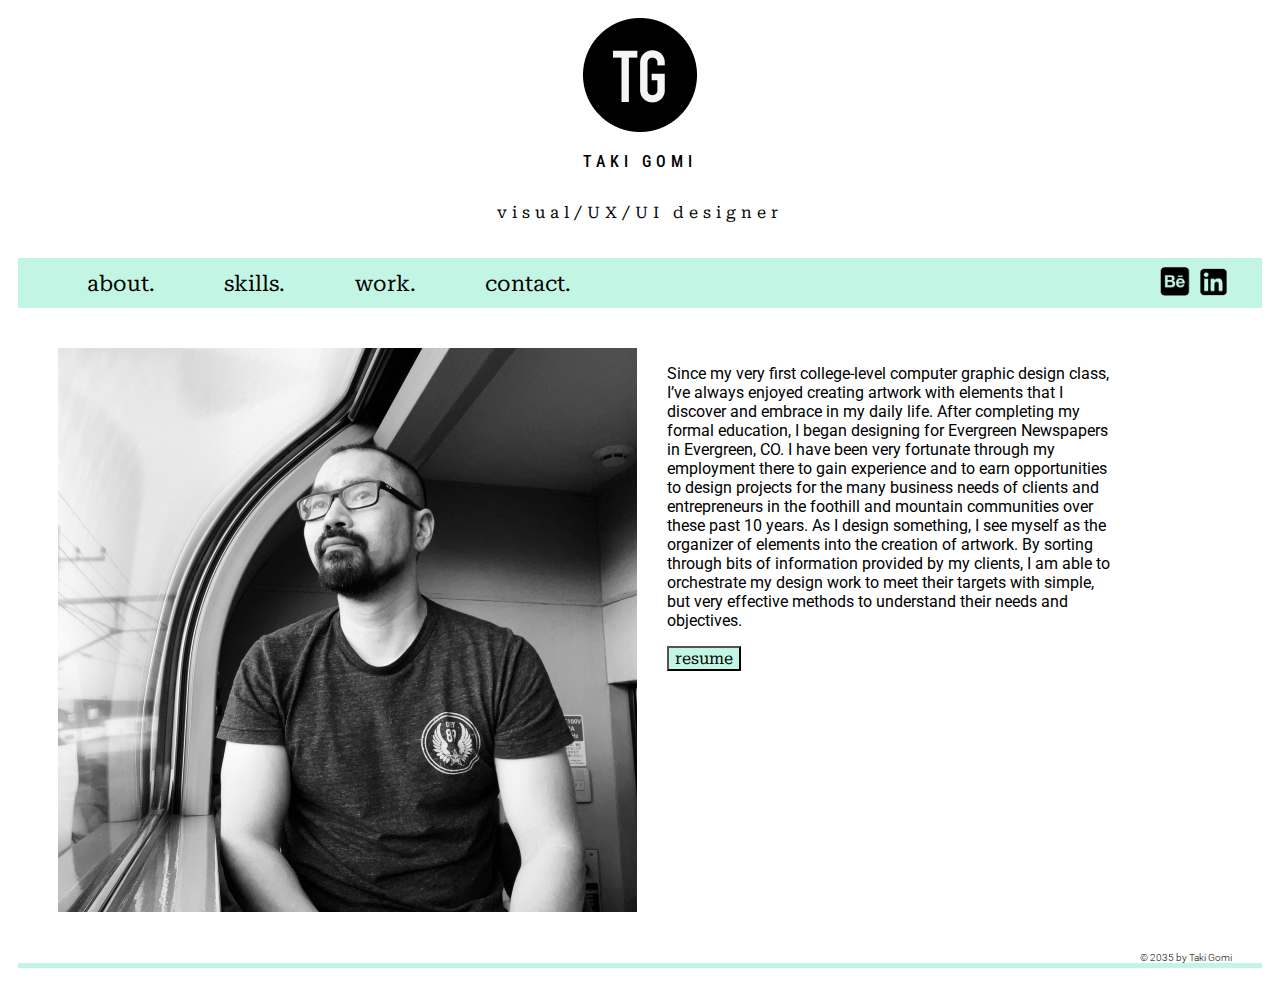
<file: index.html>
<!DOCTYPE html>
<html>
<head>
  <link href="css/style.css" rel="stylesheet" type="text/css">
  <link rel="preconnect" href="https://fonts.googleapis.com">
  <link rel="preconnect" href="https://fonts.gstatic.com" crossorigin>
  <link href="https://fonts.googleapis.com/css2?family=Roboto+Condensed:ital,wght@0,100..900;1,100..900&family=Roboto+Serif:ital,opsz,wght@0,8..144,100..900;1,8..144,100..900&family=Roboto:wght@400;700;900&display=swap" rel="stylesheet">
  <title>Home</title>
</head>
<body>
    <!--Header-->
    <header class="header">
            <div class="logo">
                <a href="index.html">
                <img src="images/logo.png">
                </a>
            </div>    
            <div class="myName">
                <p>TAKI GOMI</p>
                
            </div>
            <div class="myTitle">
                <p>visual/UX/UI designer</p>
            </div>

    
    <!-- Header >> NavTop -->
    <nav class="navigation">
        <div class="navTop">
            <a href="about.html">about.</a>
            <a href="skills.html">skills.</a>
            <a href="work.html">work.</a>
            <a href="contact.html">contact.</a>
            </div>
            <div class="icons">
                <a href="https://www.behance.net/takahitogomi/">
                    <img src="images/be.png" class="behance">
                    </a>
                <a href="https://www.linkedin.com/in/takahito-gomi-63302167/">
                    <img src="images/Linked.png" class="linked">
                    </a>
            </div>
        </div>


    </nav>

    </header>
    
    <!--Main-->
    <section>
        <div class="contentHome">
            <img src="images/me.png">
            <div class="myBio">
                <p class="myInfo">
                Since my very first college-level computer graphic design class, I’ve always enjoyed creating artwork with elements that I discover and embrace in my daily life. After completing my formal education, I began designing for Evergreen Newspapers in Evergreen, CO. I have been very fortunate through my employment there to gain experience and to earn opportunities to design projects for the many business needs of clients and entrepreneurs in the foothill and mountain communities over these past 10 years. 
                As I design something, I see myself as the organizer of elements into the creation of artwork. By sorting through bits of information provided by my clients, I am able to orchestrate my design work to meet their targets with simple, but very effective methods to understand their needs and objectives.
                 </p>
                <button class="resume">resume</button>
            </div>


    </section>

    <!--Footer-->   
     <!-- Footer >> NavBottom -->
    <footer>
        <div class="navBottom">
        
    
        </div>
        <div class="copyRight">
            © 2035 by Taki Gomi
        </div>
        <div class="bottomLine"></div>

    </footer>
</body>
</file>
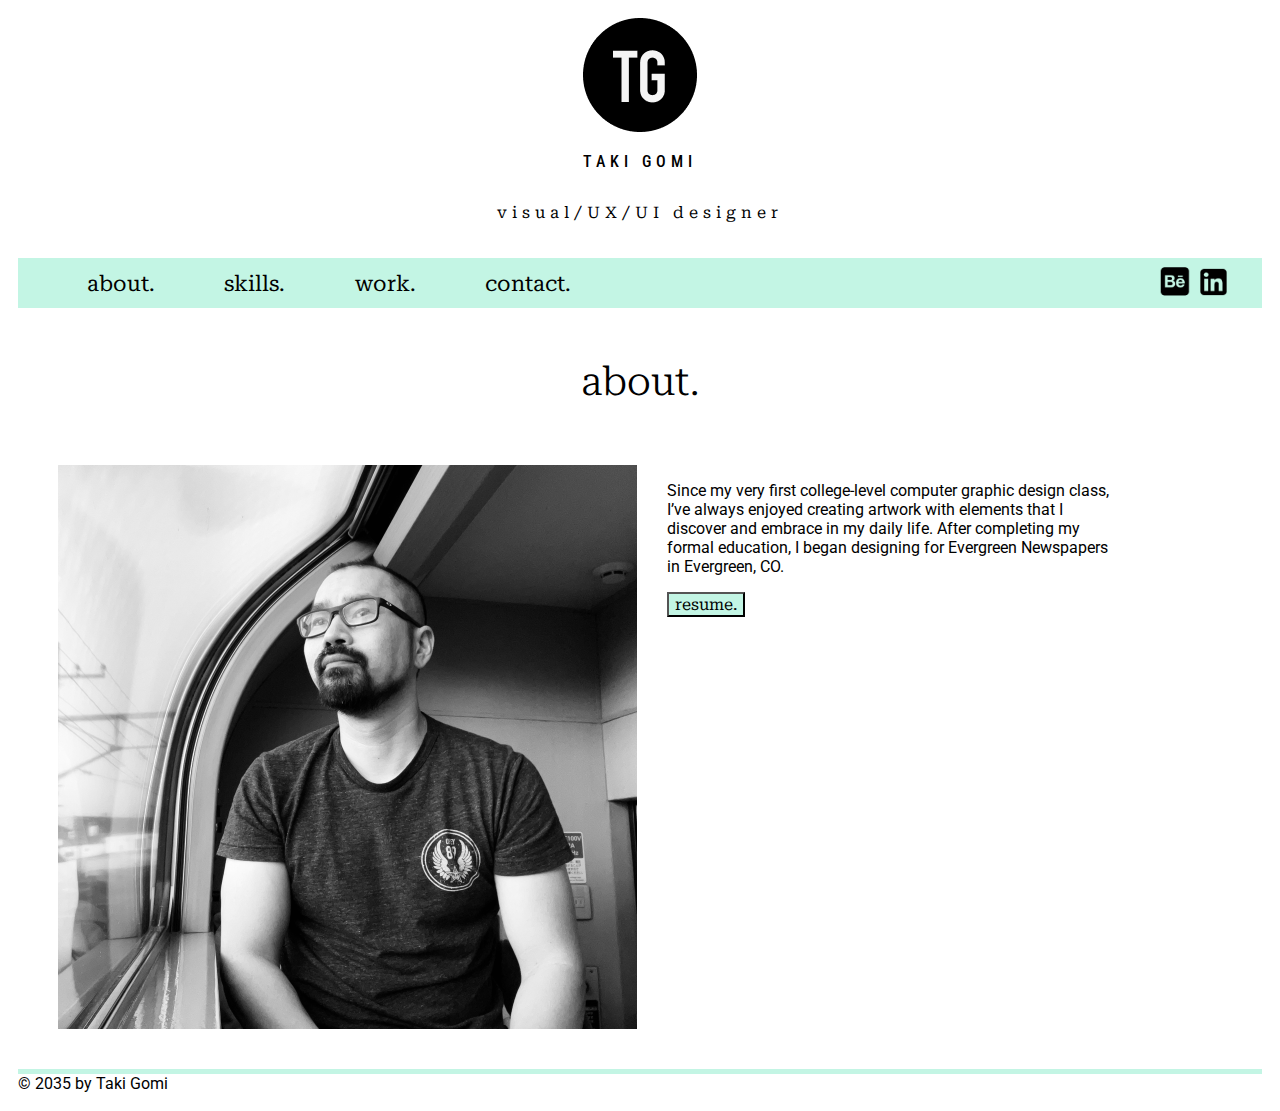
<file: about.html>
<!DOCTYPE html>
<html>
<head>
  <link href="css/style.css" rel="stylesheet" type="text/css">
  <link rel="preconnect" href="https://fonts.googleapis.com">
  <link rel="preconnect" href="https://fonts.gstatic.com" crossorigin>
  <link href="https://fonts.googleapis.com/css2?family=Roboto+Condensed:ital,wght@0,100..900;1,100..900&family=Roboto+Serif:ital,opsz,wght@0,8..144,100..900;1,8..144,100..900&family=Roboto:wght@400;700;900&display=swap" rel="stylesheet">
  <title>About</title>
</head>
<body>
    <!--Header-->
    <header class="header">
        <div class="logo">
            <a href="index.html">
            <img src="images/logo.png">
            </a>
        </div>    
        <div class="myName">
            <p>TAKI GOMI</p>
        </div>
        <div class="myTitle">
            <p>visual/UX/UI designer</p>
        </div>


    <!-- Header >> NavTop -->
    <nav class="navigation">
        <div class="navTop">
            <a href="about.html">about.</a>
            <a href="skills.html">skills.</a>
            <a href="work.html">work.</a>
            <a href="contact.html">contact.</a>
            </div>
            <div class="icons">
                <a href="https://www.behance.net/takahitogomi/">
                    <img src="images/be.png" class="behance">
                    </a>
                <a href="https://www.linkedin.com/in/takahito-gomi-63302167/">
                    <img src="images/Linked.png" class="linked">
                    </a>
            </div>
        </div>


    </nav>

    </header>
        
     <!--Main-->
    <section>
        <div class="contentAbout">
            <div class="contentHeader"> about.</div>
            
            <div class="aboutMe">
                 <img src="images/me.png">
                <div class=info>
                    <p>
                    Since my very first college-level computer graphic design class, I’ve always enjoyed creating artwork with elements that I discover and embrace in my daily life. After completing my formal education, I began designing for Evergreen Newspapers in Evergreen, CO.
                    </p>
                    <button class="botton resume">resume.</button>
                </div>    
            </div>

        </div>

    </section>

    <!--Footer-->   
     <!-- Footer >> NavBottom -->
     <footer>
        <div class="navBottom">
        
    
        </div>

        <div class="bottomLine"></div>
        <div class="copyright">
            © 2035 by Taki Gomi
        </div>
    </footer>
</body>
</html>
</file>
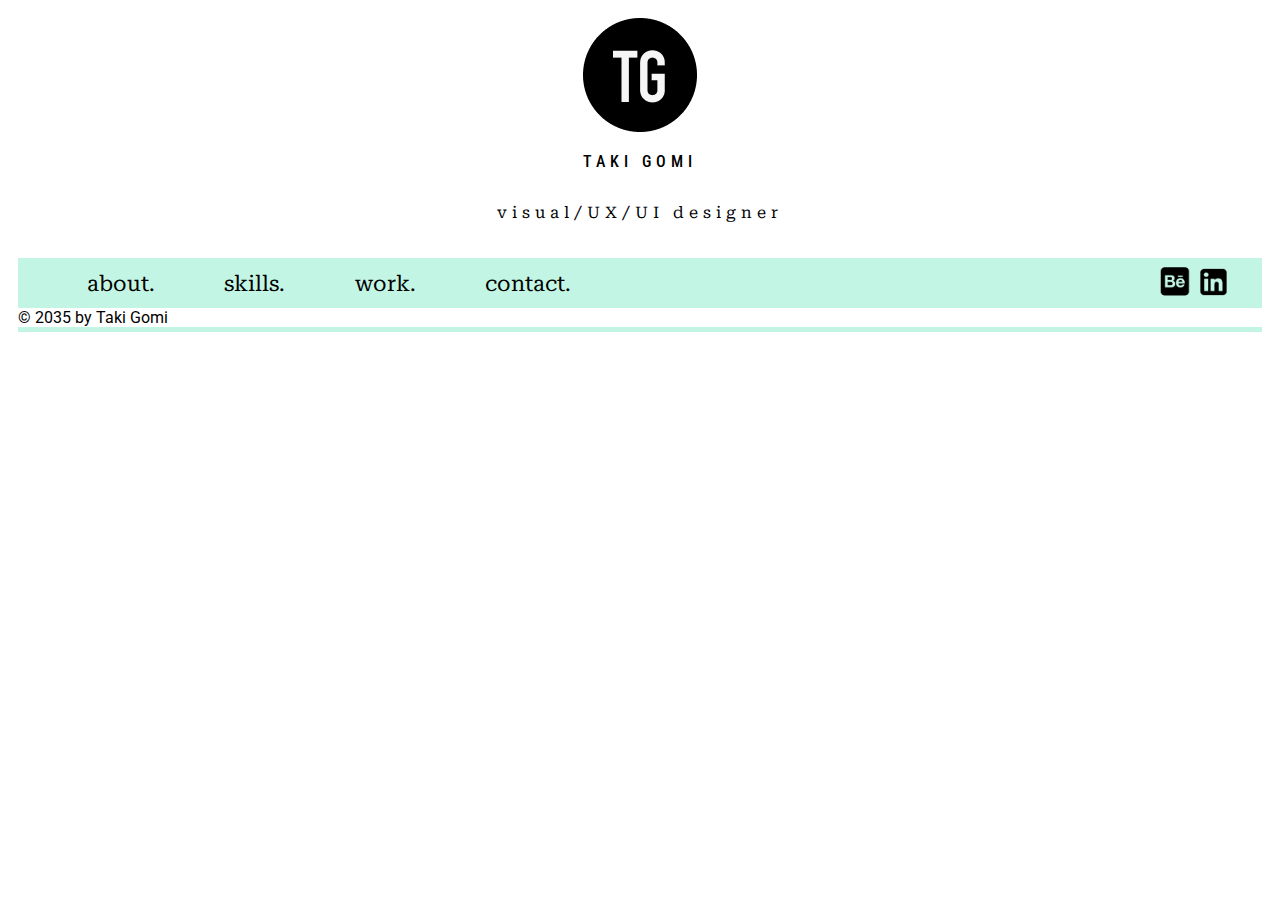
<file: contact.html>
<!DOCTYPE html>
<html>
<head>
  <link href="css/style.css" rel="stylesheet" type="text/css">
  <link rel="preconnect" href="https://fonts.googleapis.com">
  <link rel="preconnect" href="https://fonts.gstatic.com" crossorigin>
  <link href="https://fonts.googleapis.com/css2?family=Roboto+Condensed:ital,wght@0,100..900;1,100..900&family=Roboto+Serif:ital,opsz,wght@0,8..144,100..900;1,8..144,100..900&family=Roboto:wght@400;700;900&display=swap" rel="stylesheet">
  <title>Contact</title>
</head>
<body>
    <!--Header-->
    <header class="header">
        <div class="logo">
            <a href="index.html">
            <img src="images/logo.png">
            </a>
        </div>    
        <div class="myName">
            <p>TAKI GOMI</p>
        </div>
        <div class="myTitle">
            <p>visual/UX/UI designer</p>
        </div>


    <!-- Header >> NavTop -->
    <nav class="navigation">
        <div class="navTop">
            <a href="about.html">about.</a>
            <a href="skills.html">skills.</a>
            <a href="work.html">work.</a>
            <a href="contact.html">contact.</a>
            </div>
            <div class="icons">
                <a href="https://www.behance.net/takahitogomi/">
                    <img src="images/be.png" class="behance">
                    </a>
                <a href="https://www.linkedin.com/in/takahito-gomi-63302167/">
                    <img src="images/Linked.png" class="linked">
                    </a>
            </div>
        </div>


    </nav>
    
    </header>
        
    <!--Main-->
    <section>

    </section>

    <!--Footer-->   
     <!-- Footer >> NavBottom -->
     <footer>
        <div class="navBottom">
        
    
        </div>

        <div class="copyright">
            © 2035 by Taki Gomi
        </div>
        <div class="bottomLine"></div>
    </footer>
</body>
</html>
</file>
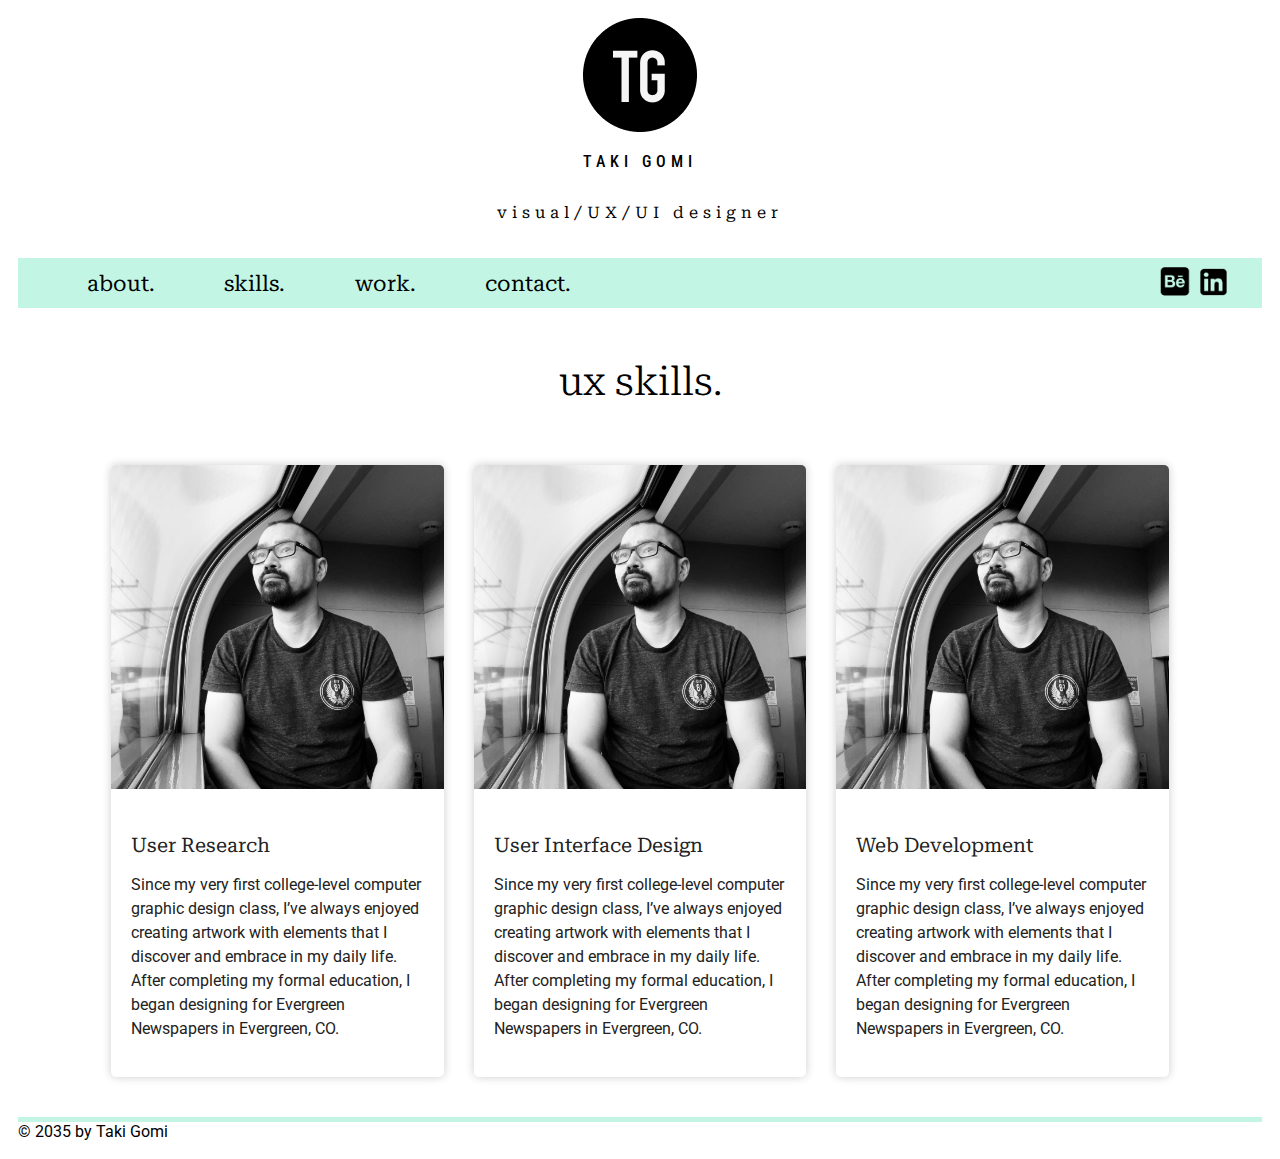
<file: skills.html>
<!DOCTYPE html>
<html>
<head>
  <link href="css/style.css" rel="stylesheet" type="text/css">
  <link rel="preconnect" href="https://fonts.googleapis.com">
  <link rel="preconnect" href="https://fonts.gstatic.com" crossorigin>
  <link href="https://fonts.googleapis.com/css2?family=Roboto+Condensed:ital,wght@0,100..900;1,100..900&family=Roboto+Serif:ital,opsz,wght@0,8..144,100..900;1,8..144,100..900&family=Roboto:wght@400;700;900&display=swap" rel="stylesheet">
  <title>Skills</title>
</head>
<body>
    <!--Header-->
    <header class="header">
        <div class="logo">
            <a href="index.html">
            <img src="images/logo.png">
            </a>
        </div>    
        <div class="myName">
            <p>TAKI GOMI</p>
        </div>
        <div class="myTitle">
            <p>visual/UX/UI designer</p>
        </div>


    <!-- Header >> NavTop -->
    <nav class="navigation">
        <div class="navTop">
            <a href="about.html">about.</a>
            <a href="skills.html">skills.</a>
            <a href="work.html">work.</a>
            <a href="contact.html">contact.</a>
            </div>
            <div class="icons">
                <a href="https://www.behance.net/takahitogomi/">
                    <img src="images/be.png" class="behance">
                    </a>
                <a href="https://www.linkedin.com/in/takahito-gomi-63302167/">
                    <img src="images/Linked.png" class="linked">
                    </a>
            </div>
        </div>


    </nav>
        
    <!--Main-->
    <section>
            <div class="content">
                <div class="contentHeader">ux skills.</div>
               
                
                <div class="cardContainer">
                     <div class="card">
                        <img src="images/me.png">
                        <div class="cardContent">
                            <h3>User Research</h3>
                            <p>
                            Since my very first college-level computer graphic design class, I’ve always enjoyed creating artwork with elements that I discover and embrace in my daily life. After completing my formal education, I began designing for Evergreen Newspapers in Evergreen, CO.
                            </p>
                        </div>
                     </div>

                     <div class="card">
                        <img src="images/me.png">
                        <div class="cardContent">
                            <h3>User Interface Design</h3>
                            <p>
                            Since my very first college-level computer graphic design class, I’ve always enjoyed creating artwork with elements that I discover and embrace in my daily life. After completing my formal education, I began designing for Evergreen Newspapers in Evergreen, CO.
                            </p>
                        </div>
                     </div>
                     <div class="card">
                        <img src="images/me.png">
                        <div class="cardContent">
                            <h3>Web Development</h3>
                            <p>
                            Since my very first college-level computer graphic design class, I’ve always enjoyed creating artwork with elements that I discover and embrace in my daily life. After completing my formal education, I began designing for Evergreen Newspapers in Evergreen, CO.
                            </p>
                        </div>
                     </div>
                </div>
            </div>
                
    </section>

    <!--Footer-->   
     <!-- Footer >> NavBottom -->
     <footer>
        <div class="navBottom">
        
    
        </div>

        <div class="bottomLine"></div>
        <div class="copyright">
            © 2035 by Taki Gomi
        </div>
    </footer>
</body>
</html>
</file>
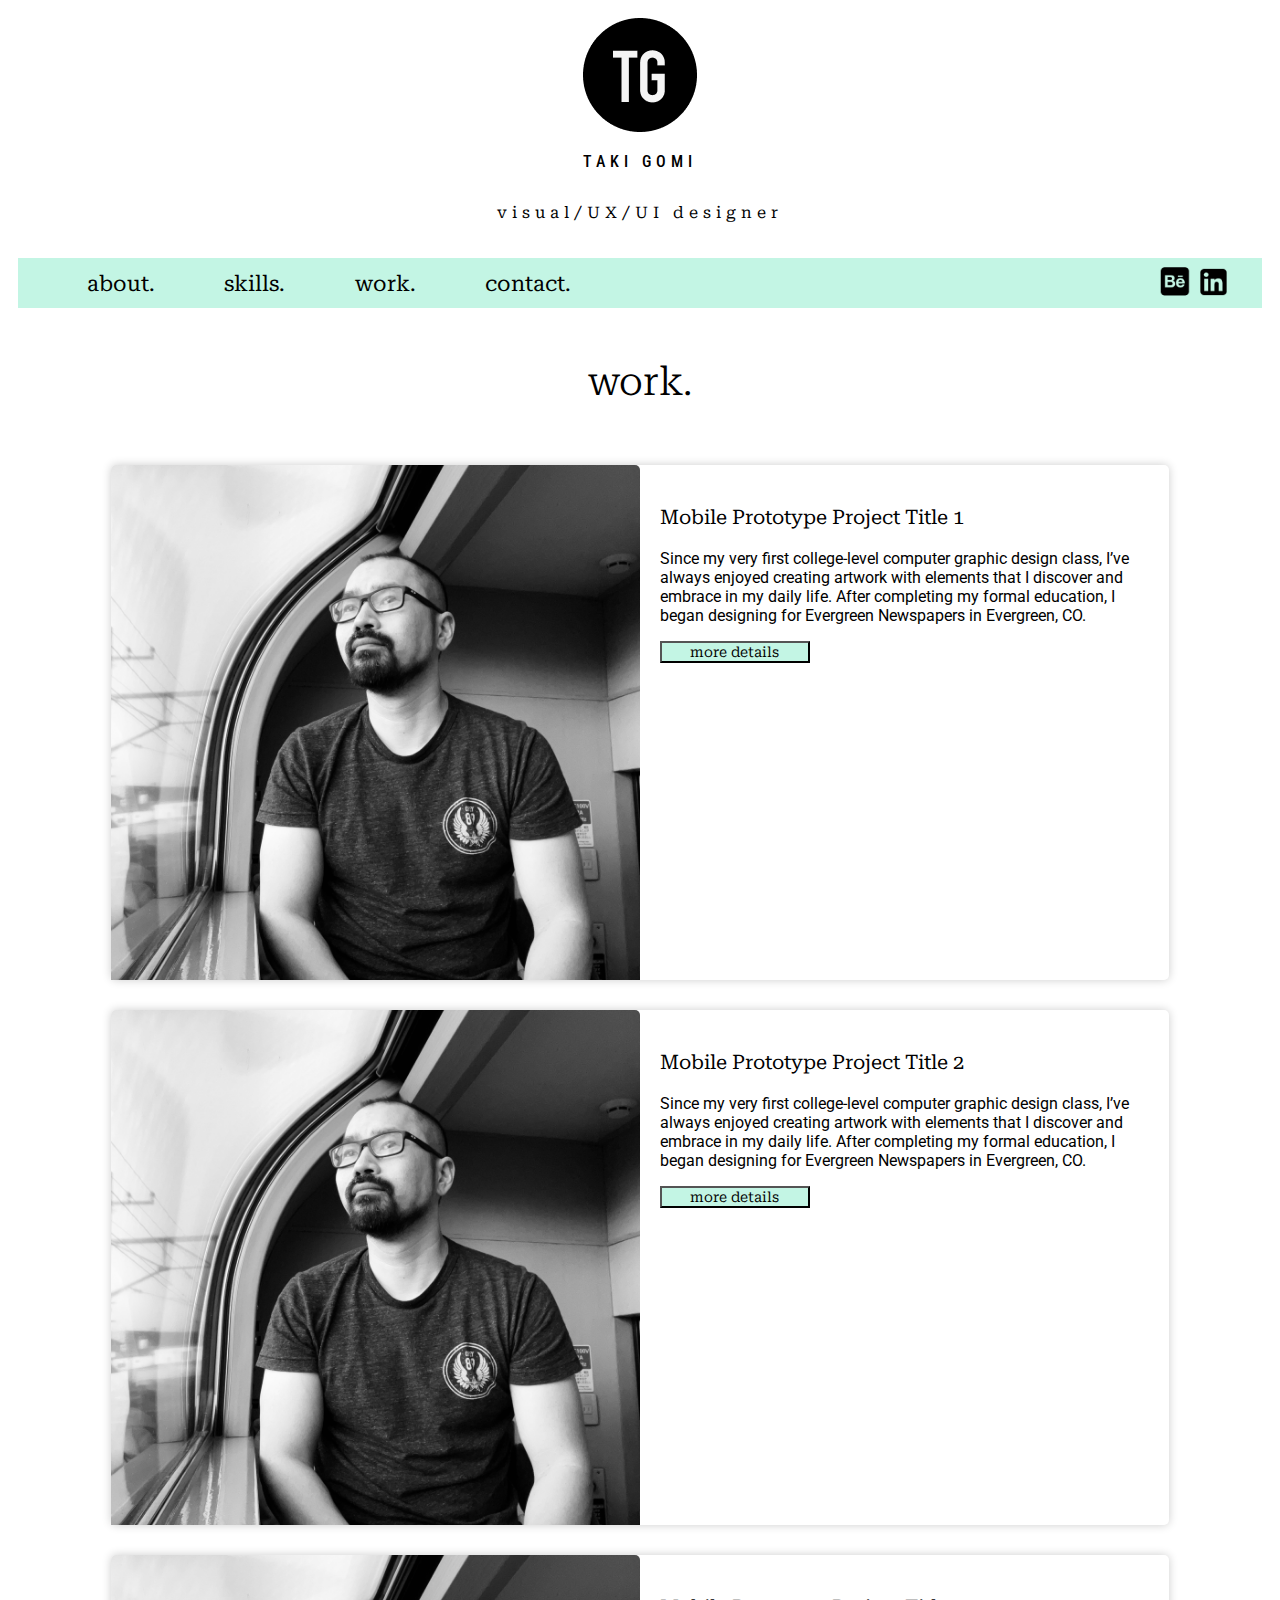
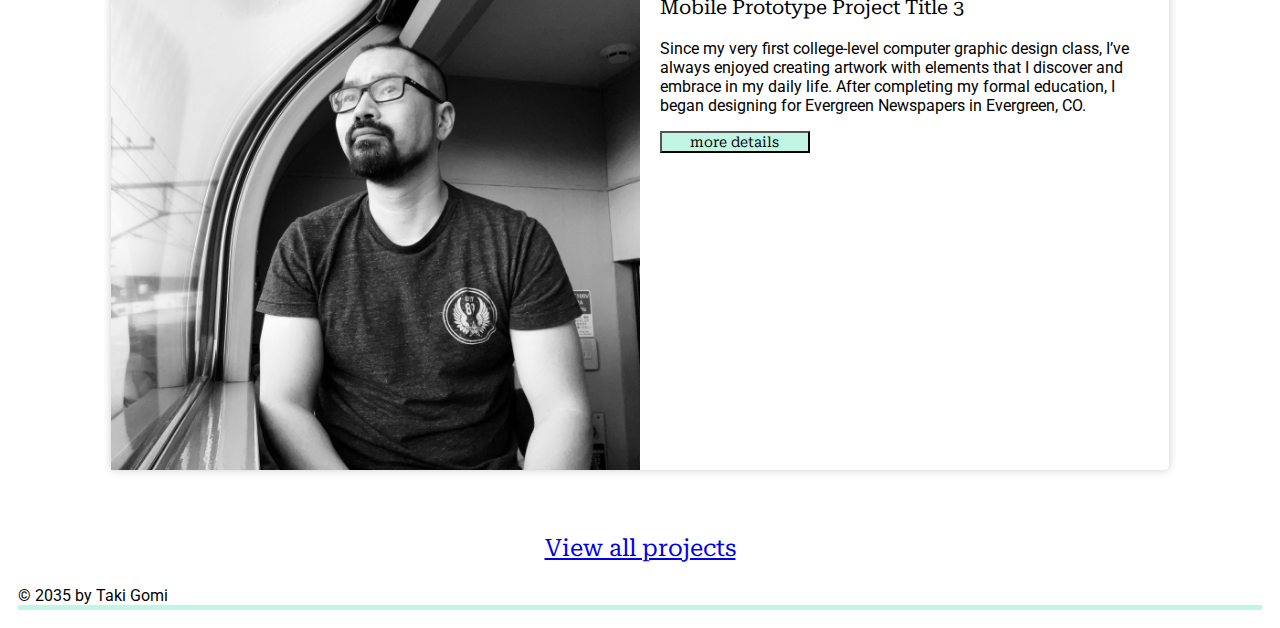
<file: work.html>
<!DOCTYPE html>
<html>
<head>
  <link href="css/style.css" rel="stylesheet" type="text/css">
  <link rel="preconnect" href="https://fonts.googleapis.com">
  <link rel="preconnect" href="https://fonts.gstatic.com" crossorigin>
  <link href="https://fonts.googleapis.com/css2?family=Roboto+Condensed:ital,wght@0,100..900;1,100..900&family=Roboto+Serif:ital,opsz,wght@0,8..144,100..900;1,8..144,100..900&family=Roboto:wght@400;700;900&display=swap" rel="stylesheet">
  <title>Work</title>
</head>
<body>
    <!--Header-->
    <header class="header">
        <div class="logo">
            <a href="index.html">
            <img src="images/logo.png">
            </a>
        </div>    
        <div class="myName">
            <p>TAKI GOMI</p>
        </div>
        <div class="myTitle">
            <p>visual/UX/UI designer</p>
        </div>


    <!-- Header >> NavTop -->
    <nav class="navigation">
        <div class="navTop">
            <a href="about.html">about.</a>
            <a href="skills.html">skills.</a>
            <a href="work.html">work.</a>
            <a href="contact.html">contact.</a>
            </div>
            <div class="icons">
                <a href="https://www.behance.net/takahitogomi/">
                    <img src="images/be.png" class="behance">
                    </a>
                <a href="https://www.linkedin.com/in/takahito-gomi-63302167/">
                    <img src="images/Linked.png" class="linked">
                    </a>
            </div>
        </div>


    </nav>

    </header>
        
        <!--Main-->
    <section>
        <div class="content">
            <div class="contentHeader">work.</div>
       
            <div class="cardContainer-work">
                <div class="cardWorks">
                    <img src="images/me.png">
                    <div class="cardContent-work">
                     <h3>Mobile Prototype Project Title 1</h3>
                     <p>
                     Since my very first college-level computer graphic design class, I’ve always enjoyed creating artwork with elements that I discover and embrace in my daily life. After completing my formal education, I began designing for Evergreen Newspapers in Evergreen, CO.
                      </p>
                     <button class="moreDetails">more details</button>
                    </div>
                 </div>
                
                <div class="cardWorks">
                    <img src="images/me.png">
                    <div class="cardContent-work">
                     <h3>Mobile Prototype Project Title 2</h3>
                     <p>
                     Since my very first college-level computer graphic design class, I’ve always enjoyed creating artwork with elements that I discover and embrace in my daily life. After completing my formal education, I began designing for Evergreen Newspapers in Evergreen, CO.
                      </p>
                     <button class="moreDetails">more details</button>
                    </div>
                 </div>

                 <div class="cardWorks">
                    <img src="images/me.png">
                    <div class="cardContent-work">
                     <h3>Mobile Prototype Project Title 3</h3>
                     <p>
                     Since my very first college-level computer graphic design class, I’ve always enjoyed creating artwork with elements that I discover and embrace in my daily life. After completing my formal education, I began designing for Evergreen Newspapers in Evergreen, CO.
                      </p>
                     <button class="moreDetails">more details</button>
                    </div>
                 </div>
            </div>
            
            <div class="viewMore">
                <p><a href="https://www.google.com/">View all projects</a></p>
            </div>
        </div>
    </section>
    <footer>
        <div class="navBottom">
        
    
        </div>
        <div class="copyright">
            © 2035 by Taki Gomi
        </div>
        <div class="bottomLine"></div>
 
    </footer>
</body>
</html>
</file>
<file: css/style.css>
/* Main Style */
body{
    padding: 10px;
    font-family: "Roboto", sans-serif;
    font-weight: 400;
    font-style: light;

}


/* Navigation */

.header{
    gap: 20px;
}
.navigation{
    display: grid;
    background-color: #C3F5E4;
    grid-template-columns: 50% 50%;
    height: 50px;
    
    }
    
.logo{
    display: flex;
    justify-content: center;
    align-items: center;
}
.myName{
    display: flex;
    justify-content: center;
    align-items: center;
    font-family: "Roboto Condensed", sans-serif;
    font-weight: 500;
    letter-spacing: 5px;

}
.myTitle{
    padding: 0px 0px 20px;
    display: flex;
    justify-content: center;
    align-items: center;
    color: rgb(0, 0, 0);
    letter-spacing: 5px;
    font-family: "Roboto Serif", serif;
}
.navTop {
    text-decoration: none;
    display: flex;
    justify-content: space-evenly;
    align-items: center;

   
}
.navTop a {
    color: black;
    text-decoration: none;
    font-size: 22px;
    font-family: "Roboto Serif", serif;
    font-weight: 400;
}
.icons {
   min-height: fit-content;
   display: flex;
   justify-content:right;
   align-items: center;
   padding-right: 30px;
}

.icons a {
margin: 1px;
scale: 75%;
}

button{
    outline: none;
    box-shadow: none;
}
 .resume {
    background-color: #C3F5E4;
    font-size: 16px;
    font-family: "Roboto Serif", serif;
    font-weight: 400;
    outline:#C3F5E4;

    
}

/* Content */
.contentHeader{
    display: flex;
    justify-content: center;
    font-size: 40px;
    font-family: "Roboto Serif", serif;
    font-weight: 300;
    margin: 50px 0px 20px 0px;
  
}


/* Footer */
.bottomLine{
    height: 5px;
    background-color: #C3F5E4;
}
.copyRight{
    font-size: 10px;
    display: flex;
    justify-content:right;
    align-items: center;
    padding-right: 30px;
    font-family: "Roboto", sans-serif;
    font-weight: 300;

}

/* Other Pages Content Style starts from here */

/* Home Content */
.contentHome{
    width: 85%;
    display: grid;
    grid-template-columns: repeat(2, 1fr);
    grid-gap: 30px;
    padding: 40px;
}


/* About Content */
.aboutMe{
    width: 85%;
    display: grid;
    grid-template-columns: repeat(2, 1fr);
    padding: 40px;
    grid-gap: 30px;
}


/* Skills Content */
h3{
    font-size: 20px;
    font-family: "Roboto Serif", serif;
    font-weight: 400;
}
.cardContainer{
    width: 85%;
    margin: auto;
    display: grid;
    grid-template-columns: repeat(3, 1fr);
    grid-gap: 30px;
    padding: 40px;
}
.card{
    background-color: #fff;
    border-radius: 5px;
    box-shadow: 0px 0px 10px rgba(0,0,0,0.2);
}
.card img{
    max-width: 100%;
    height: auto;
    border-radius: 5px 5px 0 0;
}
.cardContent{
    padding: 20px;
}   

.cardContent h3 {
    color: #222;
    margin-bottom: 6px;
}

.cardContent p {
    color: #222;
    line-height: 1.5;
}

/* Work Content */
.cardContainer-work{
    width: 85%;
    margin: auto;
    display: grid;
    grid-template-rows: repeat(3, 1fr);
    grid-gap: 30px;
    padding: 40px;
}
.cardWorks{
    display: grid;
    grid-template-columns: repeat(2, 1fr);
    background-color: #fff;
    border-radius: 5px;
    box-shadow: 0px 0px 10px rgba(0,0,0,0.2);
}
.cardWorks img{
    max-width: 100%;
    height: auto;
    border-radius: 5px 5px 0 0;
}
.cardContent-work{
    padding: 20px;
}   

.cardContent h3 {
    color: #222;
    margin-bottom: 6px;
}

.cardContent p {
    color: #222;
    line-height: 1.5;
}
.moreDetails {
    background-color: #C3F5E4;
    font-size: 14px;
    font-family: "Roboto Serif", serif;
    font-weight: 400;
    outline:#C3F5E4;
    width: 150px;
}
.viewMore p {
    font-size: x-large;
    font-family: "Roboto Serif", serif;
    font-weight: 400;
    color: #222;
    display: flex;
    justify-content:center;
    align-items: center;
    outline: none;
}
/* Responsive Web Design */

@media screen and (max-width: 800px){
    .cardContainer{
        grid-template-columns: repeat(2, 1fr);
    }
}
@media screen and (max-width: 600px){
    .cardContainer{
        grid-template-columns: 1fr;
    }
}
@media screen and (max-width: 600px){
    .cardWorks{
        grid-template-columns: 1fr;
    }
}
@media screen and (max-width: 600px){
    .contentHome .aboutMe{
        grid-template-columns: 1fr;
    }
}
@media screen and (max-width: 600px){
    .aboutMe{
        grid-template-columns: 1fr;
    }
</file>
